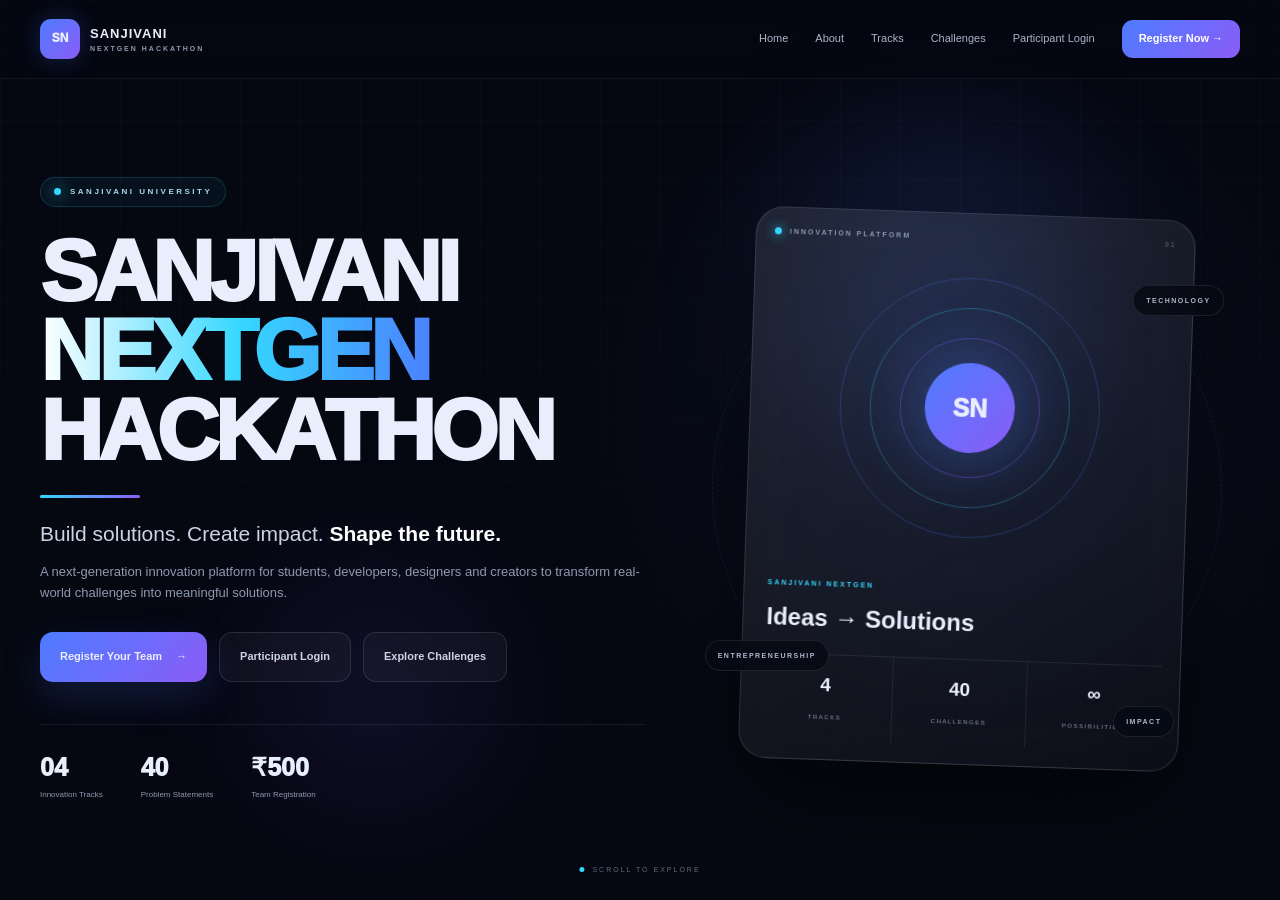
<file: index.html>
<!DOCTYPE html>
<html lang="en">

<head>
    <meta charset="UTF-8">
    <meta name="viewport" content="width=device-width, initial-scale=1.0">
    
    <title>Sanjivani NextGen Hackathon</title>
    
    <meta name="description" content="Sanjivani NextGen Hackathon — Innovation, Technology and Entrepreneurship">
    
    <link rel="stylesheet" href="./main.css">
</head>

<body>
    
    <!-- ================= NAVBAR ================= -->
    
    <header class="navbar">
        
        <div class="nav-container">
            
            <a href="#home" class="logo">
            
                <div class="logo-mark">
                    SN
                </div>
                
                <div class="logo-text">
                    SANJIVANI
                    <span>NEXTGEN HACKATHON</span>
                </div>
                
            </a>
            
            <nav class="nav-links">
                
                <a href="#home">Home</a>
                
                <a href="#about">About</a>
                
                <a href="#tracks">Tracks</a>
                
                <a href="#challenges">Challenges</a>
                
                <a href="./login.html" class="nav-login">
                    Participant Login
                </a>
                
                <a href="./register.html" class="nav-register">
                    Register Now →
                </a>
                
            </nav>
            
        </div>
        
    </header>
    
    
    <!-- ================= HERO ================= -->
    
    <section class="hero" id="home">
        
        <div class="hero-glow glow-one"></div>
        <div class="hero-glow glow-two"></div>
        
        <div class="hero-grid"></div>
        
        <div class="hero-container">
            
            <div class="hero-content">
                
                <div class="eyebrow">
                    
                    <span class="pulse"></span>
                    
                    SANJIVANI UNIVERSITY
                    
                </div>
                
                
                <h1>
                    
                    SANJIVANI
                    
                    <span>NEXTGEN</span>
                    
                    HACKATHON
                    
                </h1>
                
                
                <div class="gradient-line"></div>
                
                
                <h2>
                    Build solutions.
                    Create impact.
                    <span>Shape the future.</span>
                </h2>
                
                
                <p>
                    
                    A next-generation innovation platform for
                    students, developers, designers and creators
                    to transform real-world challenges into
                    meaningful solutions.
                    
                </p>
                
                
                <!-- ================= HERO ACTIONS ================= -->
                
                <div class="hero-buttons">
                    
                    <a href="./register.html" class="btn primary">
                    
                        Register Your Team
                        
                        <b>→</b>
                        
                    </a>
                    
                    
                    <a href="./login.html" class="btn secondary">
                    
                        Participant Login
                        
                    </a>
                    
                    
                    <a href="#challenges" class="btn secondary">
                    
                        Explore Challenges
                        
                    </a>
                    
                </div>
                
                
                <div class="stats">
                    
                    <div class="stat">
                        
                        <strong>04</strong>
                        
                        <span>Innovation Tracks</span>
                        
                    </div>
                    
                    
                    <div class="stat">
                        
                        <strong>40</strong>
                        
                        <span>Problem Statements</span>
                        
                    </div>
                    
                    
                    <div class="stat">
                        
                        <strong>₹500</strong>
                        
                        <span>Team Registration</span>
                        
                    </div>
                    
                </div>
                
            </div>
            
            
            <!-- ================= HERO VISUAL ================= -->
            
            <div class="hero-visual">
                
                <div class="orbit orbit-one"></div>
                
                <div class="orbit orbit-two"></div>
                
                
                <div class="innovation-card">
                    
                    <div class="card-top">
                        
                        <span class="status-dot"></span>
                        
                        <span>INNOVATION PLATFORM</span>
                        
                        <span class="card-index">01</span>
                        
                    </div>
                    
                    
                    <div class="core">
                        
                        <div class="core-ring ring-one"></div>
                        
                        <div class="core-ring ring-two"></div>
                        
                        <div class="core-ring ring-three"></div>
                        
                        
                        <div class="core-center">
                            
                            SN
                            
                        </div>
                        
                    </div>
                    
                    
                    <div class="card-title">
                        
                        <small>
                            SANJIVANI NEXTGEN
                        </small>
                        
                        <h3>
                            Ideas → Solutions
                        </h3>
                        
                    </div>
                    
                    
                    <div class="mini-grid">
                        
                        <div>
                            <strong>4</strong>
                            <span>TRACKS</span>
                        </div>
                        
                        <div>
                            <strong>40</strong>
                            <span>CHALLENGES</span>
                        </div>
                        
                        <div>
                            <strong>∞</strong>
                            <span>POSSIBILITIES</span>
                        </div>
                        
                    </div>
                    
                </div>
                
                
                <div class="floating-tag tag-one">
                    TECHNOLOGY
                </div>
                
                <div class="floating-tag tag-two">
                    ENTREPRENEURSHIP
                </div>
                
                <div class="floating-tag tag-three">
                    IMPACT
                </div>
                
            </div>
            
        </div>
        
        
        <div class="scroll">
            
            <span></span>
            
            SCROLL TO EXPLORE
            
        </div>
        
    </section>
</file>
<file: main.css>
/* =====================================================
   SANJIVANI NEXTGEN HACKATHON
   PREMIUM DARK DESIGN
===================================================== */


/* ================= ROOT ================= */

:root {

    --bg: #050711;
    --bg2: #080c18;

    --white: #ffffff;
    --text: #e9eefc;
    --muted: #8f99ae;

    --blue: #4d7cff;
    --cyan: #35d7ff;
    --purple: #8b5cf6;
    --green: #42d99a;

    --border: rgba(255,255,255,0.09);

}


/* ================= RESET ================= */

* {
    margin: 0;
    padding: 0;
    box-sizing: border-box;
}


html {
    scroll-behavior: smooth;
}


body {

    background: var(--bg);

    color: var(--text);

    font-family:
        Inter,
        -apple-system,
        BlinkMacSystemFont,
        "Segoe UI",
        Roboto,
        Arial,
        sans-serif;

    overflow-x: hidden;

    line-height: 1.6;

}


a {
    color: inherit;
    text-decoration: none;
}


.container {

    width: min(1200px, calc(100% - 40px));

    margin: auto;

}


/* ================= NAVBAR ================= */

.navbar {

    position: fixed;

    top: 0;
    left: 0;

    width: 100%;

    z-index: 1000;

    background:
        rgba(5,7,17,0.78);

    border-bottom:
        1px solid rgba(255,255,255,0.06);

    backdrop-filter: blur(20px);

    -webkit-backdrop-filter: blur(20px);

}


.nav-container {

    width: min(1200px, calc(100% - 40px));

    height: 78px;

    margin: auto;

    display: flex;

    align-items: center;

    justify-content: space-between;

}


.logo {

    display: flex;

    align-items: center;

    gap: 10px;

}


.logo-mark {

    width: 40px;
    height: 40px;

    display: grid;

    place-items: center;

    border-radius: 11px;

    background:
        linear-gradient(
            135deg,
            var(--blue),
            var(--purple)
        );

    font-size: 12px;

    font-weight: 950;

    box-shadow:
        0 0 25px rgba(77,124,255,0.25);

}


.logo-text {

    font-size: 13px;

    line-height: 1;

    font-weight: 900;

    letter-spacing: 1px;

}


.logo-text span {

    display: block;

    margin-top: 5px;

    color: var(--muted);

    font-size: 7px;

    letter-spacing: 2px;

}


nav {

    display: flex;

    align-items: center;

    gap: 27px;

}


nav a {

    color: #aab4c8;

    font-size: 11px;

    transition: 0.25s;

}


nav a:hover {
    color: white;
}


.nav-register {

    padding: 10px 17px;

    border-radius: 11px;

    color: white !important;

    font-weight: 800;

    background:
        linear-gradient(
            135deg,
            var(--blue),
            var(--purple)
        );

}


/* ================= HERO ================= */

.hero {

    position: relative;

    min-height: 100vh;

    padding-top: 78px;

    overflow: hidden;

    display: flex;

    align-items: center;

    background:
        radial-gradient(
            circle at 75% 45%,
            rgba(77,124,255,0.09),
            transparent 35%
        ),
        var(--bg);

}


.hero-grid {

    position: absolute;

    inset: 0;

    background-image:

        linear-gradient(
            rgba(255,255,255,0.025) 1px,
            transparent 1px
        ),

        linear-gradient(
            90deg,
            rgba(255,255,255,0.025) 1px,
            transparent 1px
        );

    background-size: 60px 60px;

    mask-image:
        linear-gradient(
            to bottom,
            black,
            transparent
        );

}


.hero-glow {

    position: absolute;

    border-radius: 50%;

    filter: blur(70px);

    pointer-events: none;

}


.glow-one {

    width: 300px;
    height: 300px;

    background:
        rgba(77,124,255,0.12);

    top: 15%;
    right: 15%;

}


.glow-two {

    width: 240px;
    height: 240px;

    background:
        rgba(139,92,246,0.10);

    bottom: 10%;
    left: 20%;

}


.hero-container {

    position: relative;

    z-index: 5;

    width: min(1200px, calc(100% - 40px));

    margin: auto;

    display: grid;

    grid-template-columns:
        1.05fr
        0.95fr;

    align-items: center;

    gap: 50px;

    padding: 80px 0;

}


/* ================= HERO CONTENT ================= */

.eyebrow {

    display: inline-flex;

    align-items: center;

    gap: 9px;

    padding: 8px 13px;

    border-radius: 50px;

    border:
        1px solid rgba(53,215,255,0.18);

    background:
        rgba(53,215,255,0.05);

    color: #a7d8e8;

    font-size: 8px;

    font-weight: 900;

    letter-spacing: 2.5px;

}


.pulse {

    width: 7px;
    height: 7px;

    border-radius: 50%;

    background: var(--cyan);

    box-shadow:
        0 0 15px var(--cyan);

}


.hero h1 {

    margin-top: 25px;

    font-size:
        clamp(48px, 7vw, 86px);

    line-height: 0.92;

    letter-spacing: -4px;

    font-weight: 950;

}


.hero h1 span {

    display: block;

    background:
        linear-gradient(
            90deg,
            white,
            var(--cyan),
            var(--blue),
            var(--purple)
        );

    -webkit-background-clip: text;

    background-clip: text;

    color: transparent;

}


.gradient-line {

    width: 100px;

    height: 3px;

    margin-top: 25px;

    border-radius: 50px;

    background:
        linear-gradient(
            90deg,
            var(--cyan),
            var(--purple)
        );

}


.hero h2 {

    margin-top: 22px;

    font-size: 21px;

    line-height: 1.35;

    font-weight: 500;

    color: #cbd3e4;

}


.hero h2 span {

    color: white;

    font-weight: 800;

}


.hero-content > p {

    max-width: 600px;

    margin-top: 14px;

    color: var(--muted);

    font-size: 13px;

}


/* ================= BUTTONS ================= */

.hero-buttons {

    display: flex;

    gap: 12px;

    flex-wrap: wrap;

    margin-top: 28px;

}


.btn {

    min-height: 50px;

    padding: 0 20px;

    display: inline-flex;

    align-items: center;

    justify-content: center;

    gap: 14px;

    border-radius: 13px;

    font-size: 11px;

    font-weight: 850;

    transition: 0.3s;

}


.btn.primary {

    background:
        linear-gradient(
            135deg,
            var(--blue),
            var(--purple)
        );

    box-shadow:
        0 15px 40px rgba(77,124,255,0.18);

}


.btn.primary:hover {

    transform: translateY(-3px);

    box-shadow:
        0 20px 50px rgba(77,124,255,0.32);

}


.btn.secondary {

    border:
        1px solid rgba(255,255,255,0.11);

    background:
        rgba(255,255,255,0.035);

    color: #ccd4e4;

}


.btn.secondary:hover {

    transform: translateY(-3px);

    background:
        rgba(255,255,255,0.07);

}


/* ================= STATS ================= */

.stats {

    display: flex;

    gap: 38px;

    margin-top: 42px;

    padding-top: 22px;

    border-top:
        1px solid rgba(255,255,255,0.08);

}


.stat {

    display: flex;

    flex-direction: column;

}


.stat strong {

    font-size: 25px;

    font-weight: 950;

}


.stat span {

    margin-top: 2px;

    color: var(--muted);

    font-size: 8px;

}


/* ================= HERO VISUAL ================= */

.hero-visual {

    position: relative;

    min-height: 520px;

    display: grid;

    place-items: center;

}


.innovation-card {

    position: relative;

    z-index: 5;

    width: min(440px,100%);

    padding: 18px;

    border-radius: 28px;

    background:
        linear-gradient(
            145deg,
            rgba(255,255,255,0.09),
            rgba(255,255,255,0.025)
        );

    border:
        1px solid rgba(255,255,255,0.13);

    box-shadow:
        0 40px 100px rgba(0,0,0,0.50);

    backdrop-filter: blur(18px);

    -webkit-backdrop-filter: blur(18px);

    transform: rotate(2deg);

}


.card-top {

    display: flex;

    align-items: center;

    gap: 8px;

    color: #8e99ae;

    font-size: 7px;

    letter-spacing: 2px;

    font-weight: 900;

}


.status-dot {

    width: 7px;
    height: 7px;

    border-radius: 50%;

    background: var(--cyan);

    box-shadow:
        0 0 12px var(--cyan);

}


.card-index {

    margin-left: auto;

    color: rgba(255,255,255,0.25);

}


/* CORE */

.core {

    position: relative;

    width: 260px;
    height: 260px;

    margin: 35px auto;

    display: grid;

    place-items: center;

}


.core-ring {

    position: absolute;

    border-radius: 50%;

    border:
        1px solid rgba(77,124,255,0.28);

}


.ring-one {

    width: 260px;
    height: 260px;

}


.ring-two {

    width: 200px;
    height: 200px;

    border-color:
        rgba(53,215,255,0.30);

}


.ring-three {

    width: 140px;
    height: 140px;

    border-color:
        rgba(139,92,246,0.38);

}


.core-center {

    width: 90px;
    height: 90px;

    display: grid;

    place-items: center;

    border-radius: 50%;

    background:
        linear-gradient(
            135deg,
            var(--blue),
            var(--purple)
        );

    font-size: 25px;

    font-weight: 950;

    box-shadow:
        0 0 70px rgba(77,124,255,0.45);

}


.card-title {

    padding:
        0 5px 17px;

}


.card-title small {

    color: var(--cyan);

    font-size: 7px;

    letter-spacing: 2px;

    font-weight: 900;

}


.card-title h3 {

    margin-top: 5px;

    font-size: 24px;

}


/* MINI GRID */

.mini-grid {

    display: grid;

    grid-template-columns:
        repeat(3,1fr);

    border-top:
        1px solid rgba(255,255,255,0.08);

}


.mini-grid div {

    padding: 15px 8px;

    text-align: center;

    border-right:
        1px solid rgba(255,255,255,0.07);

}


.mini-grid div:last-child {

    border-right: none;

}


.mini-grid strong {

    display: block;

    font-size: 19px;

}


.mini-grid span {

    color: var(--muted);

    font-size: 6px;

    letter-spacing: 1.5px;

}


/* ORBITS */

.orbit {

    position: absolute;

    border-radius: 50%;

    border:
        1px dashed rgba(77,124,255,0.16);

}


.orbit-one {

    width: 510px;
    height: 510px;

}


.orbit-two {

    width: 410px;
    height: 410px;

    border-color:
        rgba(139,92,246,0.16);

}


/* FLOATING TAGS */

.floating-tag {

    position: absolute;

    z-index: 10;

    padding: 9px 12px;

    border-radius: 50px;

    background:
        rgba(7,10,20,0.85);

    border:
        1px solid rgba(255,255,255,0.09);

    color: #aeb8cb;

    font-size: 7px;

    font-weight: 900;

    letter-spacing: 1.5px;

    backdrop-filter: blur(10px);

}


.tag-one {

    top: 13%;

    right: 3%;

}


.tag-two {

    bottom: 17%;

    left: 2%;

}


.tag-three {

    bottom: 5%;

    right: 12%;

}


/* SCROLL */

.scroll {

    position: absolute;

    bottom: 25px;

    left: 50%;

    transform: translateX(-50%);

    z-index: 10;

    display: flex;

    align-items: center;

    gap: 8px;

    color: #606b80;

    font-size: 7px;

    letter-spacing: 2px;

}


.scroll span {

    width: 5px;
    height: 5px;

    border-radius: 50%;

    background: var(--cyan);

}


/* ================= SECTIONS ================= */

.section {

    padding: 115px 0;

}


.dark-section {

    background:
        linear-gradient(
            180deg,
            #070a14,
            #050711
        );

}


.heading {

    max-width: 850px;

}


.heading.center {

    text-align: center;

    margin-left: auto;
    margin-right: auto;

}


.section-number {

    color: var(--cyan);

    font-size: 8px;

    font-weight: 900;

    letter-spacing: 3px;

}


.heading h2 {

    margin-top: 15px;

    font-size:
        clamp(38px,5vw,62px);

    line-height: 1.03;

    letter-spacing: -2.5px;

}


.heading h2 span {

    background:
        linear-gradient(
            90deg,
            var(--cyan),
            var(--blue),
            var(--purple)
        );

    -webkit-background-clip: text;

    background-clip: text;

    color: transparent;

}


.heading p {

    max-width: 650px;

    margin-top: 17px;

    color: var(--muted);

    font-size: 13px;

}


/* ================= ABOUT ================= */

.about-grid {

    display: grid;

    grid-template-columns:
        repeat(3,1fr);

    gap: 16px;

    margin-top: 55px;

}


.about-card {

    position: relative;

    min-height: 290px;

    padding: 27px;

    border-radius: 22px;

    background:
        rgba(255,255,255,0.025);

    border:
        1px solid var(--border);

    overflow: hidden;

    transition: 0.3s;

}


.about-card:hover {

    transform: translateY(-7px);

    border-color:
        rgba(77,124,255,0.30);

}


.card-number {

    position: absolute;

    top: 20px;
    right: 22px;

    color: rgba(255,255,255,0.12);

    font-size: 10px;

    font-weight: 900;

}


.icon {

    width: 55px;
    height: 55px;

    display: grid;

    place-items: center;

    border-radius: 15px;

    background:
        rgba(77,124,255,0.09);

    color: var(--cyan);

    font-size: 22px;

    margin-bottom: 68px;

}


.about-card h3 {

    font-size: 23px;

}


.about-card p {

    margin-top: 9px;

    color: var(--muted);

    font-size: 11px;

}


/* ================= TRACKS ================= */

.tracks {

    display: grid;

    grid-template-columns:
        repeat(4,1fr);

    gap: 14px;

    margin-top: 55px;

}


.track {

    position: relative;

    min-height: 345px;

    padding: 23px;

    border-radius: 22px;

    background:
        rgba(255,255,255,0.025);

    border:
        1px solid var(--border);

    overflow: hidden;

    transition: 0.3s;

}


.track:hover {

    transform: translateY(-8px);

    border-color:
        rgba(255,255,255,0.20);

}


.track::before {

    content: "";

    position: absolute;

    width: 190px;
    height: 190px;

    top: -100px;
    right: -80px;

    border-radius: 50%;

    filter: blur(20px);

}


.track.blue::before {
    background: rgba(77,124,255,0.17);
}


.track.purple::before {
    background: rgba(139,92,246,0.17);
}


.track.cyan::before {
    background: rgba(53,215,255,0.15);
}


.track.green::before {
    background: rgba(66,217,154,0.14);
}


.track-header {

    display: flex;

    justify-content: space-between;

    color: var(--muted);

    font-size: 7px;

    letter-spacing: 2px;

    font-weight: 900;

}


.track-header b {

    color: rgba(255,255,255,0.18);

    font-size: 12px;

}


.track-symbol {

    margin-top: 55px;

    font-size: 25px;

}


.track h3 {

    margin-top: 18px;

    font-size: 20px;

    line-height: 1.15;

}


.track p {

    margin-top: 12px;

    color: var(--muted);

    font-size: 10px;

}


.track-footer {

    position: absolute;

    left: 23px;
    right: 23px;
    bottom: 20px;

    padding-top: 14px;

    border-top:
        1px solid rgba(255,255,255,0.07);

    display: flex;

    justify-content: space-between;

    color: #a9b3c7;

    font-size: 7px;

    letter-spacing: 1px;

}


.track-footer b {

    color: white;

}


/* ================= CHALLENGES ================= */

.challenge-group {

    margin-top: 60px;

}


.challenge-heading {

    display: flex;

    align-items: center;

    justify-content: space-between;

    padding-bottom: 16px;

    border-bottom:
        1px solid rgba(255,255,255,0.08);

}


.challenge-heading small {

    color: var(--cyan);

    font-size: 7px;

    letter-spacing: 2px;

    font-weight: 900;

}


.challenge-heading h3 {

    margin-top: 5px;

    font-size: 23px;

}


.challenge-heading > strong {

    color: rgba(255,255,255,0.10);

    font-size: 42px;

}


.problems {

    display: grid;

    grid-template-columns:
        repeat(2,1fr);

    gap: 9px;

    margin-top: 14px;

}


.problem {

    min-height: 68px;

    padding: 11px 14px;

    display: flex;

    align-items: center;

    gap: 14px;

    border-radius: 13px;

    border:
        1px solid rgba(255,255,255,0.065);

    background:
        rgba(255,255,255,0.02);

    transition: 0.25s;

}


.problem:hover {

    transform: translateX(5px);

    background:
        rgba(77,124,255,0.06);

}


.problem i {

    width: 30px;
    height: 30px;

    flex-shrink: 0;

    display: grid;

    place-items: center;

    border-radius: 8px;

    background:
        rgba(77,124,255,0.09);

    color: #90b0ff;

    font-size: 7px;

    font-style: normal;

    font-weight: 900;

}


.problem span {

    color: #c8d0df;

    font-size: 10px;

}


/* ================= JOURNEY ================= */

.journey {

    display: grid;

    grid-template-columns:
        repeat(4,1fr);

    gap: 14px;

    margin-top: 55px;

}


.journey-card {

    min-height: 225px;

    padding: 23px;

    border-radius: 19px;

    background:
        rgba(5,7,17,0.75);

    border:
        1px solid var(--border);

}


.journey-number {

    width: 40px;
    height: 40px;

    display: grid;

    place-items: center;

    border-radius: 50%;

    background:
        linear-gradient(
            135deg,
            var(--blue),
            var(--purple)
        );

    font-size: 9px;

    font-weight: 900;

    margin-bottom: 50px;

}


.journey-card h3 {

    font-size: 20px;

}


.journey-card p {

    margin-top: 8px;

    color: var(--muted);

    font-size: 10px;

}


/* WINNER */

.winner-box {

    margin-top: 25px;

    padding: 29px;

    border-radius: 22px;

    border:
        1px solid rgba(77,124,255,0.18);

    background:
        linear-gradient(
            110deg,
            rgba(77,124,255,0.09),
            rgba(139,92,246,0.05)
        );

    display: flex;

    align-items: center;

    justify-content: space-between;

    gap: 25px;

}


.winner-box small {

    color: var(--cyan);

    font-size: 7px;

    letter-spacing: 2px;

    font-weight: 900;

}


.winner-box h3 {

    margin-top: 6px;

    font-size: 25px;

}


.winner-box h3 span {

    background:
        linear-gradient(
            90deg,
            var(--cyan),
            var(--purple)
        );

    -webkit-background-clip: text;

    background-clip: text;

    color: transparent;

}


.winner-tags {

    display: flex;

    flex-wrap: wrap;

    justify-content: flex-end;

    gap: 7px;

}


.winner-tags span {

    padding: 8px 11px;

    border-radius: 50px;

    background:
        rgba(255,255,255,0.05);

    border:
        1px solid rgba(255,255,255,0.07);

    color: #bfc8da;

    font-size: 7px;

}


/* ================= REGISTER ================= */

.register {

    position: relative;

    padding: 140px 20px;

    text-align: center;

    overflow: hidden;

}


.register-glow {

    position: absolute;

    width: 700px;
    height: 450px;

    top: 50%;
    left: 50%;

    transform:
        translate(-50%,-50%);

    border-radius: 50%;

    background:
        radial-gradient(
            ellipse,
            rgba(77,124,255,0.15),
            transparent 65%
        );

}


.register-content {

    position: relative;

    z-index: 2;

    max-width: 750px;

    margin: auto;

}


.register h2 {

    margin-top: 16px;

    font-size:
        clamp(43px,6vw,68px);

    line-height: 1;

    letter-spacing: -3px;

}


.register h2 span {

    display: block;

    background:
        linear-gradient(
            90deg,
            var(--cyan),
            var(--blue),
            var(--purple)
        );

    -webkit-background-clip: text;

    background-clip: text;

    color: transparent;

}


.register-content > p {

    max-width: 500px;

    margin: 20px auto 0;

    color: var(--muted);

    font-size: 12px;

}


.price {

    display: inline-flex;

    align-items: center;

    gap: 16px;

    margin-top: 27px;

    padding: 9px 17px;

    border-radius: 50px;

    border:
        1px solid rgba(255,255,255,0.09);

    background:
        rgba(255,255,255,0.035);

}


.price small {

    color: var(--muted);

    font-size: 7px;

    letter-spacing: 1.5px;

}


.price strong {

    font-size: 22px;

}


.register-button {

    margin-top: 25px;

}


.coming {

    display: block;

    margin-top: 13px;

    color: #59647a;

    font-size: 7px;

}


/* ================= FOOTER ================= */

footer {

    padding-top: 55px;

    background: #03050b;

    border-top:
        1px solid rgba(255,255,255,0.06);

}


.footer-container {

    width: min(1200px, calc(100% - 40px));

    margin: auto;

    display: flex;

    justify-content: space-between;

    gap: 60px;

}


.footer-brand p {

    margin-top: 14px;

    color: var(--muted);

    font-size: 9px;

}


.footer-links {

    display: flex;

    gap: 80px;

}


.footer-links div {

    display: flex;

    flex-direction: column;

    gap: 8px;

}


.footer-links h4 {

    color: var(--cyan);

    font-size: 7px;

    letter-spacing: 2px;

    margin-bottom: 3px;

}


.footer-links a {

    color: #778196;

    font-size: 9px;

}


.footer-links a:hover {

    color: white;

}


.footer-bottom {

    width: min(1200px, calc(100% - 40px));

    margin: 45px auto 0;

    padding: 18px 0;

    border-top:
        1px solid rgba(255,255,255,0.06);

    display: flex;

    justify-content: space-between;

    color: #555f73;

    font-size: 7px;

}


/* ================= MOBILE ================= */

@media (max-width: 1000px) {

    .hero-container {

        grid-template-columns: 1fr;

        text-align: center;

    }


    .hero-content {

        max-width: 800px;

        margin: auto;

    }


    .gradient-line {

        margin-left: auto;
        margin-right: auto;

    }


    .hero-content > p {

        margin-left: auto;
        margin-right: auto;

    }


    .hero-buttons {

        justify-content: center;

    }


    .stats {

        justify-content: center;

    }


    .hero-visual {

        min-height: 500px;

    }


    .tracks {

        grid-template-columns:
            repeat(2,1fr);

    }


    .journey {

        grid-template-columns:
            repeat(2,1fr);

    }

}


@media (max-width: 700px) {

    .nav-container {

        height: 70px;

    }


    nav {

        display: none;

    }


    .hero {

        padding-top: 70px;

    }


    .hero-container {

        width: min(100% - 32px, 600px);

        padding: 65px 0 75px;

    }


    .hero h1 {

        font-size:
            clamp(40px,12vw,65px);

        letter-spacing: -3px;

    }


    .hero h2 {

        font-size: 17px;

    }


    .hero-content > p {

        font-size: 11px;

    }


    .hero-buttons {

        flex-direction: column;

    }


    .btn {

        width: 100%;

    }


    .stats {

        gap: 10px;

        justify-content:
            space-between;

    }


    .stat {

        align-items: center;

    }


    .stat strong {

        font-size: 20px;

    }


    .stat span {

        font-size: 6px;

    }


    .hero-visual {

        min-height: 390px;

    }


    .innovation-card {

        width: 100%;

        transform: none;

    }


    .core {

        width: 190px;
        height: 190px;

        margin: 25px auto;

    }


    .ring-one {

        width: 190px;
        height: 190px;

    }


    .ring-two {

        width: 145px;
        height: 145px;

    }


    .ring-three {

        width: 105px;
        height: 105px;

    }


    .core-center {

        width: 65px;
        height: 65px;

        font-size: 19px;

    }


    .orbit {

        display: none;

    }


    .floating-tag {

        display: none;

    }


    .section {

        padding: 80px 0;

    }


    .container {

        width:
            calc(100% - 32px);

    }


    .heading h2 {

        font-size: 37px;

    }


    .heading p {

        font-size: 11px;

    }


    .about-grid {

        grid-template-columns: 1fr;

    }


    .tracks {

        grid-template-columns: 1fr;

    }


    .track {

        min-height: 300px;

    }


    .problems {

        grid-template-columns: 1fr;

    }


    .challenge-heading h3 {

        font-size: 18px;

    }


    .challenge-heading > strong {

        font-size: 30px;

    }


    .problem span {

        font-size: 9px;

    }


    .journey {

        grid-template-columns: 1fr;

    }


    .winner-box {

        flex-direction: column;

        align-items: flex-start;

    }


    .winner-tags {

        justify-content: flex-start;

    }


    .winner-box h3 {

        font-size: 21px;

    }


    .register {

        padding: 100px 16px;

    }


    .register h2 {

        font-size: 42px;

    }


    .footer-container {

        flex-direction: column;

    }


    .footer-links {

        gap: 50px;

    }


    .footer-bottom {

        flex-direction: column;

        gap: 8px;

    }

}


@media (max-width: 400px) {

    .logo-text {

        font-size: 11px;

    }


    .logo-mark {

        width: 36px;
        height: 36px;

    }


    .hero h1 {

        font-size: 40px;

    }


    .stats {

        gap: 4px;

    }


    .stat strong {

        font-size: 18px;

    }

}
</file>
